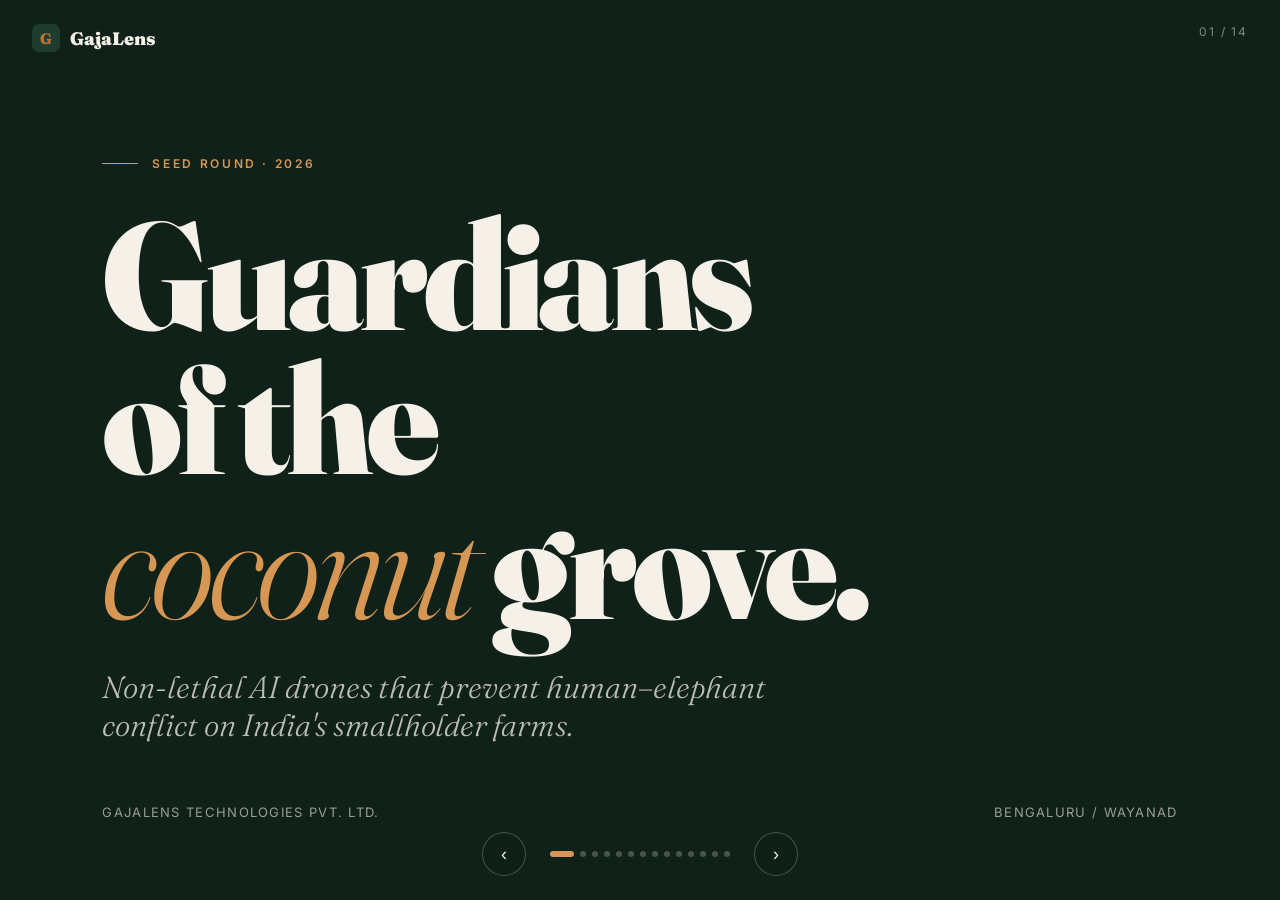
<file: pitch.html>
<!DOCTYPE html>
<html lang="en">
<head>
<meta charset="UTF-8" />
<meta name="viewport" content="width=device-width,initial-scale=1.0" />
<title>GajaLens — Investor Pitch</title>
<link rel="icon" type="image/svg+xml" href="data:image/svg+xml,%3Csvg xmlns='http://www.w3.org/2000/svg' viewBox='0 0 64 64'%3E%3Crect width='64' height='64' rx='14' fill='%231E3D2F'/%3E%3Cpath d='M20 22c0-5 4-9 9-9s9 4 9 9v6c4 0 8 3 8 8v8H22v-8c0-4 3-7 7-8v-6c0-2-2-4-4-4s-4 2-4 4z' fill='%23B87333'/%3E%3Ccircle cx='28' cy='26' r='1.6' fill='%231E3D2F'/%3E%3C/svg%3E" />
<link href="https://fonts.googleapis.com/css2?family=Fraunces:opsz,wght@9..144,300;9..144,500;9..144,700;9..144,900&family=Inter:wght@300;400;500;600;700&display=swap" rel="stylesheet">
<style>
  :root{
    --forest:#1E3D2F;
    --forest-deep:#0F2118;
    --copper:#B87333;
    --copper-light:#D69654;
    --bone:#F5F1E8;
    --bone-warm:#EBE3D0;
    --ink:#0A0A0A;
    --serif:'Fraunces',Georgia,serif;
    --sans:'Inter',system-ui,sans-serif;
  }
  *{margin:0;padding:0;box-sizing:border-box}
  html,body{height:100%;width:100%;overflow:hidden;font-family:var(--sans);background:#000;color:var(--bone)}
  a{color:inherit;text-decoration:none}

  .deck{position:relative;width:100vw;height:100vh;overflow:hidden}
  .slide{position:absolute;inset:0;display:none;opacity:0;transition:opacity .6s ease}
  .slide.active{display:flex;opacity:1}
  .slide-inner{width:100%;height:100%;padding:6vh 8vw;display:flex;flex-direction:column;justify-content:center;position:relative}

  /* SHARED */
  .eyebrow{font-size:12px;font-weight:600;letter-spacing:0.22em;text-transform:uppercase;color:var(--copper-light);margin-bottom:32px;display:flex;align-items:center;gap:14px}
  .eyebrow::before{content:'';width:36px;height:1px;background:var(--copper-light)}
  h1{font-family:var(--serif);font-weight:900;line-height:0.94;letter-spacing:-0.035em}
  h2{font-family:var(--serif);font-weight:900;line-height:0.96;letter-spacing:-0.03em}
  em{font-style:italic;font-weight:300}

  .reveal{opacity:0;transform:translateY(24px);transition:opacity .8s ease,transform .8s ease}
  .slide.active .reveal{opacity:1;transform:translateY(0)}
  .slide.active .r1{transition-delay:.2s}
  .slide.active .r2{transition-delay:.5s}
  .slide.active .r3{transition-delay:.8s}
  .slide.active .r4{transition-delay:1.1s}
  .slide.active .r5{transition-delay:1.4s}
  .slide.active .r6{transition-delay:1.7s}

  /* NAV */
  .deck-nav{position:fixed;bottom:24px;left:0;right:0;display:flex;justify-content:center;align-items:center;gap:24px;z-index:100;font-family:var(--sans);font-size:12px;color:rgba(245,241,232,0.6);letter-spacing:0.1em}
  .nav-btn{width:44px;height:44px;border-radius:50%;border:1px solid rgba(245,241,232,0.25);background:rgba(15,33,24,0.6);backdrop-filter:blur(8px);color:var(--bone);font-size:18px;cursor:pointer;display:grid;place-items:center;transition:all .25s}
  .nav-btn:hover{background:var(--copper);border-color:var(--copper)}
  .progress{display:flex;gap:6px}
  .dot{width:6px;height:6px;border-radius:50%;background:rgba(245,241,232,0.25);transition:all .3s}
  .dot.active{background:var(--copper-light);width:24px;border-radius:3px}
  .deck-logo{position:fixed;top:24px;left:32px;font-family:var(--serif);font-weight:900;font-size:18px;color:var(--bone);z-index:100;display:flex;align-items:center;gap:10px}
  .logo-mark{width:28px;height:28px;border-radius:7px;background:var(--forest);display:grid;place-items:center;color:var(--copper);font-size:15px}
  .slide-num{position:fixed;top:24px;right:32px;font-size:12px;letter-spacing:0.15em;color:rgba(245,241,232,0.5);z-index:100;font-family:var(--sans)}

  /* SLIDE 1 — COVER */
  .s1{background:var(--forest-deep)}
  .s1::before{content:'';position:absolute;inset:0;background:url('https://images.unsplash.com/photo-1503656142023-618e7d1f435a?auto=format&fit=crop&w=2000&q=80') center/cover;opacity:0.35}
  .s1::after{content:'';position:absolute;inset:0;background:linear-gradient(135deg,rgba(15,33,24,0.92),rgba(15,33,24,0.55))}
  .s1 .slide-inner{position:relative;z-index:2}
  .s1 h1{font-size:clamp(80px,12vw,180px);color:var(--bone)}
  .s1 h1 em{color:var(--copper-light)}
  .s1 .tagline{font-family:var(--serif);font-style:italic;font-weight:300;font-size:clamp(22px,2.4vw,32px);color:rgba(245,241,232,0.75);margin-top:32px;max-width:680px}
  .s1 .meta{position:absolute;bottom:80px;left:8vw;right:8vw;display:flex;justify-content:space-between;align-items:flex-end;font-size:13px;letter-spacing:0.1em;color:rgba(245,241,232,0.6);text-transform:uppercase}

  /* SLIDE 2 — PROBLEM */
  .s2{background:var(--bone)}
  .s2 .slide-inner{flex-direction:row;align-items:center;gap:6vw;padding:6vh 0 6vh 8vw}
  .s2-left{flex:1.1}
  .s2-left h2{font-size:clamp(56px,7vw,108px);color:var(--forest)}
  .s2-left h2 em{color:var(--copper)}
  .s2-left .eyebrow{color:var(--copper)}
  .s2-left .eyebrow::before{background:var(--copper)}
  .s2-right{flex:1;height:80vh;background:url('https://images.unsplash.com/photo-1564349683136-77e08dba1ef7?auto=format&fit=crop&w=1400&q=80') center/cover;border-radius:24px 0 0 24px;box-shadow:-30px 30px 80px rgba(15,33,24,0.3)}

  /* SLIDE 3 — STAT 1 */
  .s3{background:var(--forest)}
  .s3 .slide-inner{justify-content:center;align-items:center;text-align:center}
  .s3 .big-num{font-family:var(--serif);font-size:clamp(180px,28vw,420px);font-weight:900;color:var(--copper-light);line-height:0.85;letter-spacing:-0.05em}
  .s3 .label{font-family:var(--serif);font-size:clamp(28px,3.4vw,48px);color:var(--bone);max-width:880px;margin-top:20px;line-height:1.15;font-weight:300}
  .s3 .label strong{font-weight:900;font-style:italic;color:var(--copper-light)}
  .s3 .source{font-size:11px;letter-spacing:0.18em;text-transform:uppercase;color:rgba(245,241,232,0.4);margin-top:40px}

  /* SLIDE 4 — VISUAL STORY */
  .s4{background:var(--bone-warm)}
  .s4::before{content:'';position:absolute;right:0;top:0;width:55%;height:100%;background:url('https://images.unsplash.com/photo-1581852017103-68ac65514cf7?auto=format&fit=crop&w=1600&q=80') center/cover}
  .s4::after{content:'';position:absolute;right:0;top:0;width:55%;height:100%;background:linear-gradient(90deg,var(--bone-warm),transparent 30%)}
  .s4 .slide-inner{position:relative;z-index:2;width:55%}
  .s4 h2{font-size:clamp(54px,6.2vw,96px);color:var(--forest)}
  .s4 h2 em{color:var(--copper)}
  .s4 .eyebrow{color:var(--copper)}
  .s4 .eyebrow::before{background:var(--copper)}
  .s4 .sub{font-family:var(--serif);font-style:italic;font-size:clamp(20px,1.8vw,28px);color:rgba(10,10,10,0.65);margin-top:32px;max-width:520px;line-height:1.4}

  /* SLIDE 5 — SOLUTION HEADLINE */
  .s5{background:var(--forest-deep)}
  .s5 .slide-inner{justify-content:center}
  .s5 .eyebrow{color:var(--copper-light)}
  .s5 h1{font-size:clamp(72px,9vw,156px);color:var(--bone)}
  .s5 h1 em{color:var(--copper-light)}
  .s5 .sub{font-family:var(--serif);font-style:italic;font-weight:300;font-size:clamp(22px,2.2vw,32px);color:rgba(245,241,232,0.7);margin-top:36px;max-width:780px}

  /* SLIDE 6 — HOW IT WORKS — 4 PILLARS */
  .s6{background:var(--bone)}
  .s6 .slide-inner{justify-content:center}
  .s6 .eyebrow{color:var(--copper)}
  .s6 .eyebrow::before{background:var(--copper)}
  .s6 h2{font-size:clamp(48px,5.5vw,84px);color:var(--forest);margin-bottom:60px;max-width:1000px}
  .s6 h2 em{color:var(--copper)}
  .s6 .pillars{display:grid;grid-template-columns:repeat(4,1fr);gap:32px}
  .pillar{border-top:2px solid var(--copper);padding-top:24px}
  .pillar-num{font-family:var(--serif);font-style:italic;font-weight:300;font-size:48px;color:var(--copper);line-height:1;margin-bottom:18px}
  .pillar-title{font-family:var(--serif);font-size:26px;font-weight:700;color:var(--forest);margin-bottom:10px;letter-spacing:-0.01em}
  .pillar-desc{font-size:14px;color:rgba(10,10,10,0.6);line-height:1.5}

  /* SLIDE 7 — DEMO STAT */
  .s7{background:var(--forest)}
  .s7 .slide-inner{justify-content:center;align-items:center;text-align:center}
  .s7 .big-num{font-family:var(--serif);font-size:clamp(140px,22vw,360px);font-weight:900;color:var(--bone);line-height:0.85;letter-spacing:-0.05em}
  .s7 .big-num em{color:var(--copper-light)}
  .s7 .label{font-family:var(--serif);font-size:clamp(28px,3vw,44px);color:rgba(245,241,232,0.85);max-width:880px;margin-top:32px;line-height:1.15;font-weight:300}

  /* SLIDE 8 — MARKET (CSS data viz) */
  .s8{background:var(--bone-warm)}
  .s8 .slide-inner{justify-content:center}
  .s8 .eyebrow{color:var(--copper)}
  .s8 .eyebrow::before{background:var(--copper)}
  .s8 h2{font-size:clamp(48px,5.5vw,84px);color:var(--forest);margin-bottom:60px;max-width:900px}
  .s8 h2 em{color:var(--copper)}
  .market-bars{display:grid;grid-template-columns:1fr;gap:24px;max-width:980px}
  .bar-row{display:grid;grid-template-columns:140px 1fr 180px;align-items:center;gap:24px}
  .bar-label{font-size:14px;font-weight:600;letter-spacing:0.06em;text-transform:uppercase;color:var(--forest)}
  .bar-track{height:42px;background:rgba(30,61,47,0.08);border-radius:6px;overflow:hidden;position:relative}
  .bar-fill{height:100%;background:linear-gradient(90deg,var(--copper),var(--copper-light));border-radius:6px;transform-origin:left;transform:scaleX(0);transition:transform 1.4s cubic-bezier(.2,.7,.2,1) .3s}
  .slide.active .bar-fill{transform:scaleX(var(--w))}
  .bar-num{font-family:var(--serif);font-size:32px;font-weight:900;color:var(--forest)}

  /* SLIDE 9 — UNIT ECONOMICS */
  .s9{background:var(--forest-deep)}
  .s9 .slide-inner{justify-content:center}
  .s9 .eyebrow{color:var(--copper-light)}
  .s9 h2{font-size:clamp(48px,5.5vw,84px);color:var(--bone);margin-bottom:60px;max-width:900px}
  .s9 h2 em{color:var(--copper-light)}
  .econ-grid{display:grid;grid-template-columns:repeat(4,1fr);gap:48px;max-width:1100px}
  .econ-card{border-top:2px solid var(--copper-light);padding-top:24px}
  .econ-num{font-family:var(--serif);font-size:64px;font-weight:900;color:var(--copper-light);line-height:1;letter-spacing:-0.03em;margin-bottom:14px}
  .econ-label{font-size:13px;letter-spacing:0.05em;text-transform:uppercase;color:rgba(245,241,232,0.6);line-height:1.4}

  /* SLIDE 10 — TRACTION / GROWTH CSS CHART */
  .s10{background:var(--bone)}
  .s10 .slide-inner{justify-content:center}
  .s10 .eyebrow{color:var(--copper)}
  .s10 .eyebrow::before{background:var(--copper)}
  .s10 h2{font-size:clamp(48px,5.5vw,84px);color:var(--forest);margin-bottom:48px;max-width:900px}
  .s10 h2 em{color:var(--copper)}
  .chart{display:grid;grid-template-columns:repeat(5,1fr);gap:18px;align-items:end;height:46vh;max-width:980px;border-bottom:1px solid rgba(30,61,47,0.15);padding-bottom:18px}
  .col{display:flex;flex-direction:column;align-items:center;gap:14px;height:100%;justify-content:flex-end}
  .col-bar{width:100%;background:linear-gradient(180deg,var(--copper-light),var(--copper));border-radius:8px 8px 0 0;transform:scaleY(0);transform-origin:bottom;transition:transform 1.2s cubic-bezier(.2,.7,.2,1) .4s;position:relative}
  .slide.active .col-bar{transform:scaleY(1)}
  .col:nth-child(1) .col-bar{height:6%}
  .col:nth-child(2) .col-bar{height:14%}
  .col:nth-child(3) .col-bar{height:32%}
  .col:nth-child(4) .col-bar{height:62%}
  .col:nth-child(5) .col-bar{height:100%;background:linear-gradient(180deg,var(--forest),var(--copper))}
  .col-num{font-family:var(--serif);font-size:22px;font-weight:900;color:var(--forest)}
  .col-label{font-size:12px;letter-spacing:0.1em;text-transform:uppercase;color:rgba(10,10,10,0.55)}

  /* SLIDE 11 — COMPETITIVE */
  .s11{background:var(--forest)}
  .s11 .slide-inner{justify-content:center}
  .s11 .eyebrow{color:var(--copper-light)}
  .s11 h2{font-size:clamp(48px,5.5vw,84px);color:var(--bone);margin-bottom:60px;max-width:1000px}
  .s11 h2 em{color:var(--copper-light)}
  .comp{display:grid;grid-template-columns:repeat(4,1fr);gap:32px}
  .comp-card{border:1px solid rgba(245,241,232,0.15);padding:32px 28px;border-radius:14px;background:rgba(15,33,24,0.4)}
  .comp-card.win{background:var(--copper);border-color:var(--copper)}
  .comp-name{font-family:var(--serif);font-size:22px;font-weight:700;color:var(--bone);margin-bottom:24px;line-height:1.1}
  .comp-card.win .comp-name{color:var(--forest-deep)}
  .comp-prop{font-size:14px;color:rgba(245,241,232,0.65);line-height:1.5}
  .comp-card.win .comp-prop{color:var(--forest-deep);font-weight:500}

  /* SLIDE 12 — TEAM */
  .s12{background:var(--bone-warm)}
  .s12 .slide-inner{justify-content:center}
  .s12 .eyebrow{color:var(--copper)}
  .s12 .eyebrow::before{background:var(--copper)}
  .s12 h2{font-size:clamp(48px,5.5vw,84px);color:var(--forest);margin-bottom:60px;max-width:900px}
  .s12 h2 em{color:var(--copper)}
  .team{display:grid;grid-template-columns:repeat(3,1fr);gap:48px;max-width:1100px}
  .team-card{border-top:2px solid var(--forest);padding-top:24px}
  .team-name{font-family:var(--serif);font-size:30px;font-weight:900;color:var(--forest);line-height:1;margin-bottom:8px;letter-spacing:-0.01em}
  .team-role{font-size:13px;letter-spacing:0.06em;text-transform:uppercase;color:var(--copper);margin-bottom:14px;font-weight:600}
  .team-bio{font-size:14px;color:rgba(10,10,10,0.65);line-height:1.55}

  /* SLIDE 13 — THE ASK */
  .s13{background:var(--forest-deep)}
  .s13::before{content:'';position:absolute;inset:0;background:radial-gradient(ellipse at center,rgba(184,115,51,0.18),transparent 70%)}
  .s13 .slide-inner{position:relative;z-index:2;justify-content:center;align-items:center;text-align:center}
  .s13 .eyebrow{color:var(--copper-light);justify-content:center}
  .s13 h1{font-size:clamp(140px,18vw,260px);color:var(--copper-light);line-height:0.85;letter-spacing:-0.04em}
  .s13 h1 em{color:var(--bone);font-style:normal;font-weight:300;font-size:0.4em;display:block;margin-top:18px;letter-spacing:0.02em}
  .s13 .terms{font-family:var(--serif);font-size:clamp(22px,2.2vw,32px);color:rgba(245,241,232,0.7);margin-top:48px;font-style:italic;font-weight:300}
  .s13 .terms strong{font-style:normal;font-weight:900;color:var(--copper-light)}

  /* SLIDE 14 — LESSONS LEARNED */
  .s14{background:var(--bone)}
  .s14 .slide-inner{justify-content:center}
  .s14 .eyebrow{color:var(--copper)}
  .s14 .eyebrow::before{background:var(--copper)}
  .s14 h2{font-size:clamp(56px,6.5vw,100px);color:var(--forest);margin-bottom:48px}
  .s14 h2 em{color:var(--copper)}
  .lessons{display:grid;grid-template-columns:1fr 1fr;gap:24px 64px;max-width:1200px}
  .lesson{display:grid;grid-template-columns:48px 1fr;gap:18px;align-items:start;padding:14px 0;border-bottom:1px solid rgba(30,61,47,0.12)}
  .lesson-num{font-family:var(--serif);font-size:32px;font-weight:300;font-style:italic;color:var(--copper);line-height:1}
  .lesson-text{font-size:16px;color:rgba(10,10,10,0.78);line-height:1.5}
  .lesson-text strong{display:block;font-family:var(--serif);font-size:18px;font-weight:700;color:var(--forest);margin-bottom:4px}

  @media (max-width:900px){
    .s2 .slide-inner{flex-direction:column;padding:6vh 8vw}
    .s2-right{display:none}
    .s4::before,.s4::after{display:none}
    .s4 .slide-inner{width:100%}
    .s6 .pillars,.econ-grid,.team,.comp,.lessons{grid-template-columns:1fr 1fr;gap:20px}
  }
</style>
</head>
<body>

<div class="deck-logo"><div class="logo-mark">G</div>GajaLens</div>
<div class="slide-num"><span id="num">01</span> / 14</div>

<div class="deck">

  <!-- 1 — COVER -->
  <section class="slide s1 active">
    <div class="slide-inner">
      <div class="eyebrow reveal r1">Seed Round · 2026</div>
      <h1 class="reveal r2">Guardians<br/>of the<br/><em>coconut</em> grove.</h1>
      <p class="tagline reveal r3">Non-lethal AI drones that prevent human–elephant conflict on India's smallholder farms.</p>
      <div class="meta reveal r4">
        <div>GajaLens Technologies Pvt. Ltd.</div>
        <div>Bengaluru / Wayanad</div>
      </div>
    </div>
  </section>

  <!-- 2 — PROBLEM -->
  <section class="slide s2">
    <div class="slide-inner">
      <div class="s2-left">
        <div class="eyebrow reveal r1">The Problem</div>
        <h2 class="reveal r2">A 5,000-year<br/><em>conflict</em> meets<br/>a one-hectare farm.</h2>
      </div>
      <div class="s2-right reveal r3"></div>
    </div>
  </section>

  <!-- 3 — STAT: 500 LIVES -->
  <section class="slide s3">
    <div class="slide-inner">
      <div class="big-num reveal r1">~500</div>
      <div class="label reveal r2">human lives lost <strong>every year</strong> to elephant conflict in India.</div>
      <div class="source reveal r3">Source: India MoEFCC, Lok Sabha replies, 2022–23</div>
    </div>
  </section>

  <!-- 4 — VISUAL STORY -->
  <section class="slide s4">
    <div class="slide-inner">
      <div class="eyebrow reveal r1">The Customer</div>
      <h2 class="reveal r2">Tens of<br/>thousands<br/>of <em>smallholders</em>.<br/>One sleepless night<br/>at a time.</h2>
      <p class="sub reveal r3">Coconut farmers across the Western Ghats fringe lose a meaningful share of their harvest to nightly raids — and wait many months for partial compensation.</p>
    </div>
  </section>

  <!-- 5 — SOLUTION HEADLINE -->
  <section class="slide s5">
    <div class="slide-inner">
      <div class="eyebrow reveal r1">The Solution</div>
      <h1 class="reveal r2">One pod.<br/>One drone.<br/><em>Zero cracker fire.</em></h1>
      <p class="sub reveal r3">A solar-powered Sentinel Pod with a tethered AI drone — Karuna — that sees in the dark, recognises every elephant, and gently nudges them home.</p>
    </div>
  </section>

  <!-- 6 — FOUR PILLARS -->
  <section class="slide s6">
    <div class="slide-inner">
      <div class="eyebrow reveal r1">How it works</div>
      <h2 class="reveal r2">From detection to deterrent in <em>four seconds</em>.</h2>
      <div class="pillars">
        <div class="pillar reveal r3"><div class="pillar-num">i.</div><div class="pillar-title">Sees in the dark</div><div class="pillar-desc">Thermal + LIDAR fusion at 220m, even in monsoon fog.</div></div>
        <div class="pillar reveal r4"><div class="pillar-num">ii.</div><div class="pillar-title">Speaks elephant</div><div class="pillar-desc">Infrasound rumble and bee-buzz playback. Proven aversive cues.</div></div>
        <div class="pillar reveal r5"><div class="pillar-num">iii.</div><div class="pillar-title">Knows each face</div><div class="pillar-desc">Re-identifies individuals to prevent habituation over time.</div></div>
        <div class="pillar reveal r6"><div class="pillar-num">iv.</div><div class="pillar-title">Runs on sun</div><div class="pillar-desc">220W bifacial solar. 5-day battery autonomy. Off-grid by design.</div></div>
      </div>
    </div>
  </section>

  <!-- 7 — DEMO STAT -->
  <section class="slide s7">
    <div class="slide-inner">
      <div class="big-num reveal r1">94<em>%*</em></div>
      <div class="label reveal r2">controlled-benchmark detection on our internal pilot set.<br/><span style="font-size:0.35em;letter-spacing:0.1em;opacity:0.6">*field validation in Wayanad is still ahead of us.</span></div>
    </div>
  </section>

  <!-- 8 — MARKET -->
  <section class="slide s8">
    <div class="slide-inner">
      <div class="eyebrow reveal r1">Market</div>
      <h2 class="reveal r2">A <em>wedge</em> in three districts. A bridge to the tropical HEC belt.</h2>
      <div class="market-bars">
        <div class="bar-row reveal r3"><div class="bar-label">SOM Year 3</div><div class="bar-track"><div class="bar-fill" style="--w:0.06"></div></div><div class="bar-num">~12k pods</div></div>
        <div class="bar-row reveal r4"><div class="bar-label">SAM W. Ghats</div><div class="bar-track"><div class="bar-fill" style="--w:0.22"></div></div><div class="bar-num">tens of thousands</div></div>
        <div class="bar-row reveal r5"><div class="bar-label">TAM India HEC</div><div class="bar-track"><div class="bar-fill" style="--w:0.42"></div></div><div class="bar-num">Project Elephant range states</div></div>
        <div class="bar-row reveal r6"><div class="bar-label">TAM Global</div><div class="bar-track"><div class="bar-fill" style="--w:1"></div></div><div class="bar-num">tropical HEC belt</div></div>
      </div>
    </div>
  </section>

  <!-- 9 — UNIT ECONOMICS -->
  <section class="slide s9">
    <div class="slide-inner">
      <div class="eyebrow reveal r1">Unit Economics · Year 2</div>
      <h2 class="reveal r2">Payback in <em>14 months</em>. <br/>LTV : CAC of <em>5.4×</em>.</h2>
      <div class="econ-grid">
        <div class="econ-card reveal r3"><div class="econ-num">₹38k</div><div class="econ-label">Hardware BOM at scale</div></div>
        <div class="econ-card reveal r4"><div class="econ-num">₹6.6k</div><div class="econ-label">ARPU per pod / year</div></div>
        <div class="econ-card reveal r5"><div class="econ-num">62%</div><div class="econ-label">Gross margin</div></div>
        <div class="econ-card reveal r6"><div class="econ-num">₹25.7k</div><div class="econ-label">5-year LTV</div></div>
      </div>
    </div>
  </section>

  <!-- 10 — GROWTH CHART -->
  <section class="slide s10">
    <div class="slide-inner">
      <div class="eyebrow reveal r1">Growth</div>
      <h2 class="reveal r2">22,000 pods. Five years. <em>One species saved.</em></h2>
      <div class="chart reveal r3">
        <div class="col"><div class="col-bar"></div><div class="col-num">200</div><div class="col-label">Y1</div></div>
        <div class="col"><div class="col-bar"></div><div class="col-num">1,800</div><div class="col-label">Y2</div></div>
        <div class="col"><div class="col-bar"></div><div class="col-num">5,000</div><div class="col-label">Y3</div></div>
        <div class="col"><div class="col-bar"></div><div class="col-num">11,000</div><div class="col-label">Y4</div></div>
        <div class="col"><div class="col-bar"></div><div class="col-num">22,000</div><div class="col-label">Y5</div></div>
      </div>
    </div>
  </section>

  <!-- 11 — COMPETITIVE -->
  <section class="slide s11">
    <div class="slide-inner">
      <div class="eyebrow reveal r1">Competition</div>
      <h2 class="reveal r2">Everyone else watches, <em>fences</em>, or fires.</h2>
      <div class="comp">
        <div class="comp-card reveal r3"><div class="comp-name">Solar fences</div><div class="comp-prop">Lethal to calves. ₹1.5–3 L / km upfront. We are cheaper and non-lethal.</div></div>
        <div class="comp-card reveal r4"><div class="comp-name">TrailGuard AI</div><div class="comp-prop">Edge-AI camera from RESOLVE. Detects; does not deter. We act.</div></div>
        <div class="comp-card reveal r5"><div class="comp-name">Forest patrols</div><div class="comp-prop">Slow, manual, costly. We are autonomous and continuous.</div></div>
        <div class="comp-card win reveal r6"><div class="comp-name">GajaLens</div><div class="comp-prop">Non-lethal. Adaptive AI. Designed around an insurable unit economics.</div></div>
      </div>
    </div>
  </section>

  <!-- 12 — TEAM -->
  <section class="slide s12">
    <div class="slide-inner">
      <div class="eyebrow reveal r1">Team</div>
      <h2 class="reveal r2">Built by biologists, <em>engineers, and bankers</em>.</h2>
      <div class="team">
        <div class="team-card reveal r3">
          <div class="team-name">Pramithi Nair</div>
          <div class="team-role">Founder</div>
          <div class="team-bio">Leads the concept and the field pilot. Full professional profile issued to investors under NDA.</div>
        </div>
        <div class="team-card reveal r4">
          <div class="team-name">CTO · to be recruited</div>
          <div class="team-role">Computer Vision</div>
          <div class="team-bio">Active search with India-based CV engineers. Target close: within the first 60 days of the seed.</div>
        </div>
        <div class="team-card reveal r5">
          <div class="team-name">Field Operations · to be recruited</div>
          <div class="team-role">Rural Distribution</div>
          <div class="team-bio">Candidate pipeline drawn from the Kerala State Poverty Eradication Mission (Kudumbashree) network and Kerala FD alumni.</div>
        </div>
      </div>
    </div>
  </section>

  <!-- 13 — THE ASK -->
  <section class="slide s13">
    <div class="slide-inner">
      <div class="eyebrow reveal r1">The Ask · Private · Not an offer to the public</div>
      <h1 class="reveal r2">€2M<em>seed conversation · qualified investors only</em></h1>
      <p class="terms reveal r3">to validate the Sentinel Pod against real herds in <strong>the Western Ghats</strong> and de-risk a <strong>non-lethal, field-proven</strong> path to scale.</p>
    </div>
  </section>

  <!-- 14 — LESSONS LEARNED -->
  <section class="slide s14">
    <div class="slide-inner">
      <div class="eyebrow reveal r1">Reflection</div>
      <h2 class="reveal r2">Lessons <em>Learned</em></h2>
      <div class="lessons">
        <div class="lesson reveal r3"><div class="lesson-num">i.</div><div class="lesson-text"><strong>Constraints generate the idea</strong>Five random parameters — country, fruit, animal, action, AI — forced an unexpected intersection that pure brainstorming would never have produced.</div></div>
        <div class="lesson reveal r3"><div class="lesson-num">ii.</div><div class="lesson-text"><strong>The story holds the truth</strong>A one-paragraph fiction surfaced the emotional core (kindness in the code) before any spec sheet did.</div></div>
        <div class="lesson reveal r4"><div class="lesson-num">iii.</div><div class="lesson-text"><strong>Narrow the customer ruthlessly</strong>"Smallholders within 2km of an elephant corridor" beats "Indian farmers" — specificity is what makes a TAM credible.</div></div>
        <div class="lesson reveal r4"><div class="lesson-num">iv.</div><div class="lesson-text"><strong>Non-lethal is a moat</strong>In sacred-animal cultures, the ethical choice is also the politically defensible one — and competitors can't follow without rebuilding.</div></div>
        <div class="lesson reveal r5"><div class="lesson-num">v.</div><div class="lesson-text"><strong>Hardware needs a financial wrapper</strong>Bundling insurance turned a ₹78k device into a ₹499 monthly decision — distribution, not technology, is the unlock.</div></div>
        <div class="lesson reveal r5"><div class="lesson-num">vi.</div><div class="lesson-text"><strong>Design language compounds</strong>Carrying one palette and typeface from landing page → pitch deck made every artifact feel built by the same hand.</div></div>
        <div class="lesson reveal r6"><div class="lesson-num">vii.</div><div class="lesson-text"><strong>AI is most powerful when it makes humans kinder</strong>The same algorithm that protects the harvest also produces the dawn portrait — technology with a soul outsells technology with a spec sheet.</div></div>
      </div>
    </div>
  </section>

</div>

<div class="deck-nav">
  <button class="nav-btn" id="prev">‹</button>
  <div class="progress" id="progress"></div>
  <button class="nav-btn" id="next">›</button>
</div>

<script>
  const slides = document.querySelectorAll('.slide');
  const progress = document.getElementById('progress');
  const numEl = document.getElementById('num');
  let current = 0;

  slides.forEach((_,i)=>{
    const dot = document.createElement('div');
    dot.className = 'dot' + (i===0?' active':'');
    dot.addEventListener('click',()=>go(i));
    progress.appendChild(dot);
  });
  const dots = document.querySelectorAll('.dot');

  function go(i){
    if(i<0||i>=slides.length)return;
    slides[current].classList.remove('active');
    dots[current].classList.remove('active');
    current = i;
    slides[current].classList.add('active');
    dots[current].classList.add('active');
    numEl.textContent = String(current+1).padStart(2,'0');
  }

  document.getElementById('next').addEventListener('click',()=>go(current+1));
  document.getElementById('prev').addEventListener('click',()=>go(current-1));
  document.addEventListener('keydown',e=>{
    if(e.key==='ArrowRight'||e.key===' ')go(current+1);
    if(e.key==='ArrowLeft')go(current-1);
  });
</script>
</body>
</html>
</file>
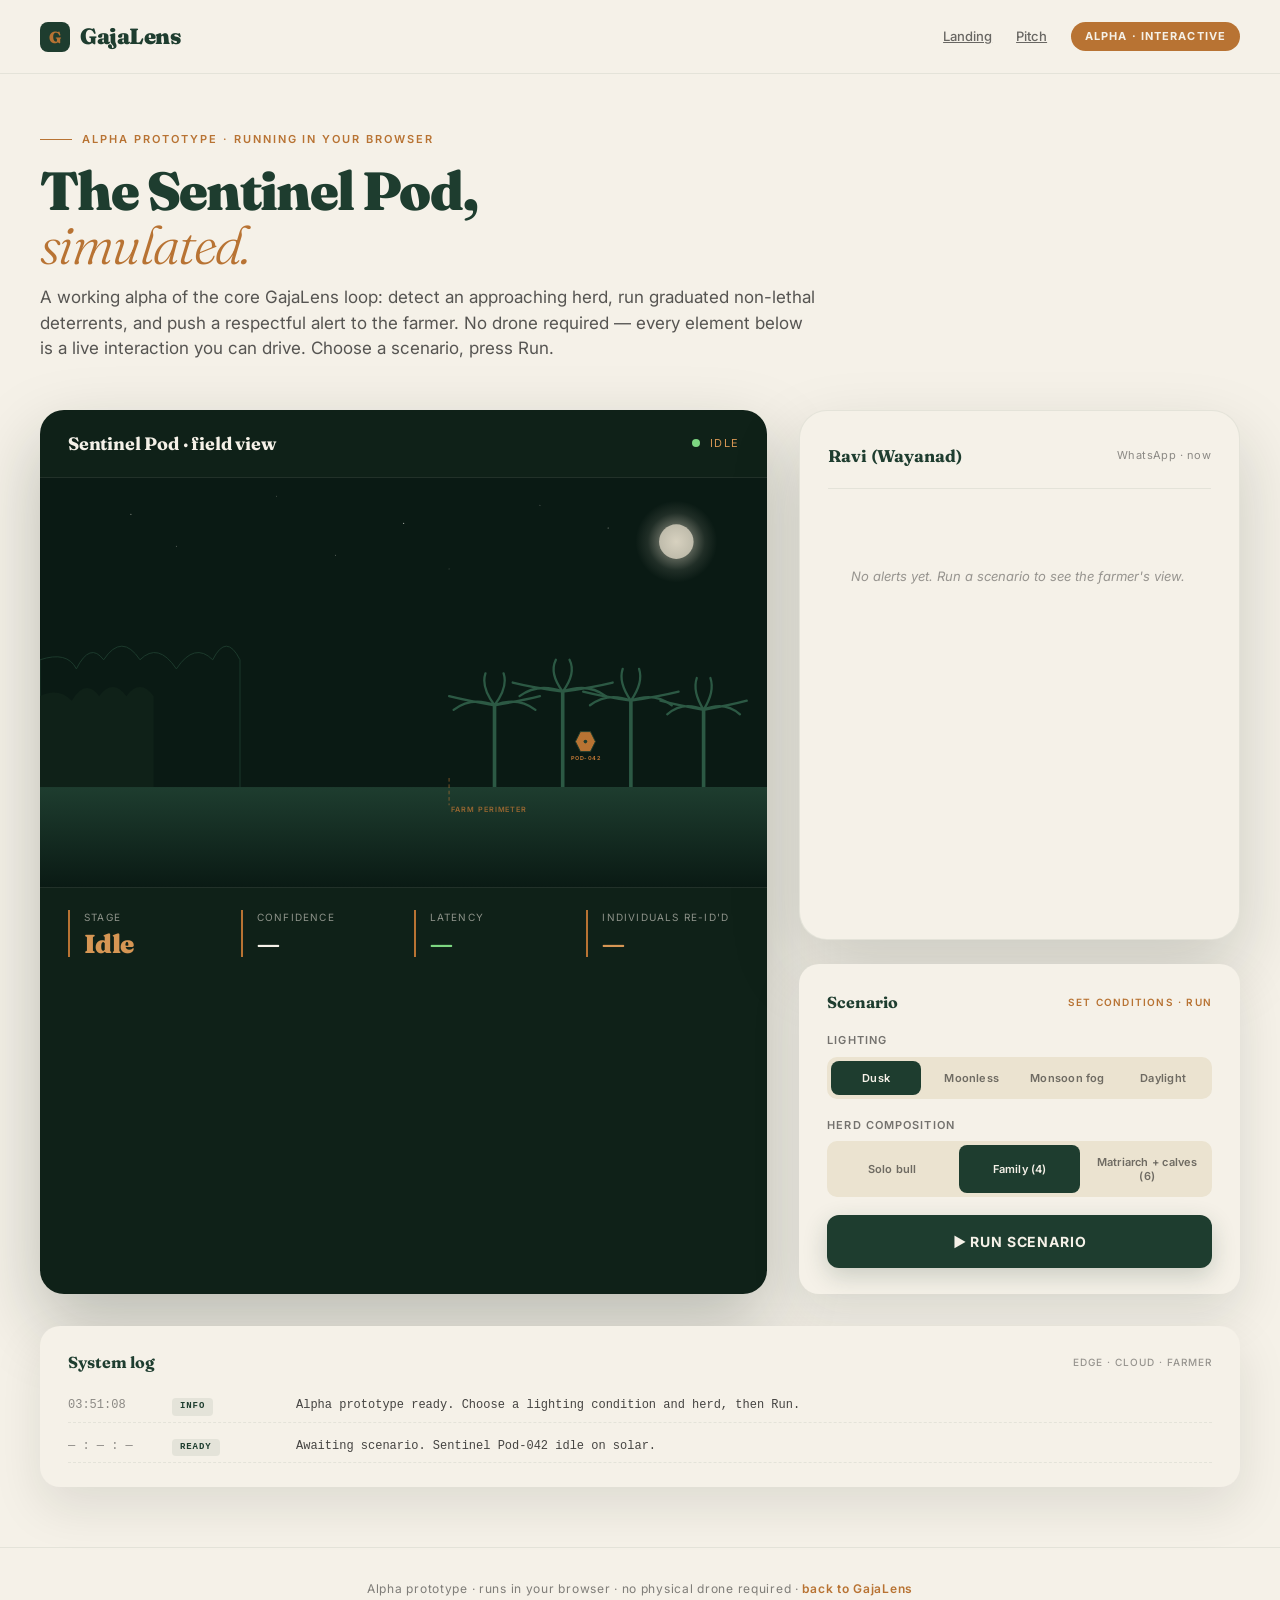
<file: prototype.html>
<!DOCTYPE html>
<html lang="en">
<head>
<meta charset="UTF-8" />
<meta name="viewport" content="width=device-width,initial-scale=1.0" />
<title>GajaLens — Alpha Prototype</title>
<meta name="description" content="Interactive alpha of the GajaLens Sentinel Pod: detect an approaching herd, deploy a graduated non-lethal deterrent, alert the farmer — all in the browser." />
<link rel="icon" type="image/svg+xml" href="data:image/svg+xml,%3Csvg xmlns='http://www.w3.org/2000/svg' viewBox='0 0 64 64'%3E%3Crect width='64' height='64' rx='14' fill='%231E3D2F'/%3E%3Cpath d='M20 22c0-5 4-9 9-9s9 4 9 9v6c4 0 8 3 8 8v8H22v-8c0-4 3-7 7-8v-6c0-2-2-4-4-4s-4 2-4 4z' fill='%23B87333'/%3E%3Ccircle cx='28' cy='26' r='1.6' fill='%231E3D2F'/%3E%3C/svg%3E" />
<link href="https://fonts.googleapis.com/css2?family=Fraunces:opsz,wght@9..144,300;9..144,700;9..144,900&family=Inter:wght@300;400;500;600;700&display=swap" rel="stylesheet">
<style>
  :root{
    --forest:#1E3D2F;
    --forest-deep:#0F2118;
    --forest-mid:#2C5944;
    --copper:#B87333;
    --copper-light:#D69654;
    --bone:#F5F1E8;
    --bone-warm:#EBE3D0;
    --ink:#0A0A0A;
    --ok:#7DD681;
    --warn:#E8B04A;
    --alert:#E85D5D;
    --serif:'Fraunces',Georgia,serif;
    --sans:'Inter',system-ui,sans-serif;
  }
  *{margin:0;padding:0;box-sizing:border-box}
  body{font-family:var(--sans);background:var(--bone);color:var(--ink);line-height:1.5;-webkit-font-smoothing:antialiased;min-height:100vh}
  a{color:inherit}

  /* NAV */
  nav{padding:20px 40px;display:flex;justify-content:space-between;align-items:center;background:rgba(245,241,232,0.9);backdrop-filter:blur(8px);border-bottom:1px solid rgba(30,61,47,0.08);position:sticky;top:0;z-index:50}
  .logo{font-family:var(--serif);font-weight:900;font-size:22px;color:var(--forest);letter-spacing:-0.02em;display:flex;align-items:center;gap:10px}
  .logo-mark{width:30px;height:30px;border-radius:8px;background:var(--forest);display:grid;place-items:center;color:var(--copper);font-size:16px}
  .nav-right{display:flex;gap:24px;align-items:center;font-size:13px}
  .nav-right a{color:rgba(10,10,10,0.6);font-weight:500}
  .nav-right a:hover{color:var(--copper)}
  .alpha-badge{background:var(--copper);color:var(--bone);padding:6px 14px;border-radius:999px;font-size:11px;font-weight:700;letter-spacing:0.1em;text-transform:uppercase}

  /* HEADER */
  header{padding:48px 40px 24px;max-width:1440px;margin:0 auto}
  .eyebrow{display:inline-flex;align-items:center;gap:10px;font-size:11px;font-weight:600;letter-spacing:0.18em;text-transform:uppercase;color:var(--copper);margin-bottom:16px}
  .eyebrow::before{content:'';width:32px;height:1px;background:var(--copper)}
  h1{font-family:var(--serif);font-weight:900;font-size:clamp(36px,4.2vw,56px);line-height:1;letter-spacing:-0.03em;color:var(--forest);margin-bottom:14px}
  h1 em{font-style:italic;font-weight:300;color:var(--copper)}
  .lede{font-size:17px;color:rgba(10,10,10,0.68);max-width:780px}

  /* MAIN LAYOUT */
  main{max-width:1440px;margin:0 auto;padding:24px 40px 60px;display:grid;grid-template-columns:1.65fr 1fr;gap:32px}

  /* SCENE */
  .scene-card{background:var(--forest-deep);border-radius:24px;overflow:hidden;box-shadow:0 30px 70px rgba(15,33,24,0.25);display:flex;flex-direction:column}
  .scene-header{padding:20px 28px;display:flex;justify-content:space-between;align-items:center;border-bottom:1px solid rgba(245,241,232,0.08)}
  .scene-title{font-family:var(--serif);font-size:18px;font-weight:700;color:var(--bone);letter-spacing:-0.01em}
  .scene-status{font-size:11px;letter-spacing:0.12em;text-transform:uppercase;color:var(--copper-light);display:flex;align-items:center;gap:10px}
  .status-dot{width:8px;height:8px;border-radius:50%;background:var(--ok);box-shadow:0 0 0 0 rgba(125,214,129,0.6);animation:pulse 2s infinite}
  .status-dot.alert{background:var(--alert);box-shadow:0 0 0 0 rgba(232,93,93,0.6)}
  .status-dot.warn{background:var(--warn)}
  @keyframes pulse{0%{box-shadow:0 0 0 0 rgba(125,214,129,0.6)}70%{box-shadow:0 0 0 10px rgba(125,214,129,0)}100%{box-shadow:0 0 0 0 rgba(125,214,129,0)}}

  .scene{aspect-ratio:16/9;position:relative;background:linear-gradient(180deg,#0a1a14 0%,#0F2118 50%,#132922 100%)}
  .scene svg{width:100%;height:100%;display:block}

  .scene-meta{padding:22px 28px;display:grid;grid-template-columns:repeat(4,1fr);gap:20px;border-top:1px solid rgba(245,241,232,0.08)}
  .meta{border-left:2px solid var(--copper);padding-left:14px}
  .meta-label{font-size:10px;letter-spacing:0.12em;text-transform:uppercase;color:rgba(245,241,232,0.55);margin-bottom:6px}
  .meta-value{font-family:var(--serif);font-size:26px;font-weight:900;color:var(--bone);line-height:1;letter-spacing:-0.02em}
  .meta-value.copper{color:var(--copper-light)}
  .meta-value.alert{color:var(--alert)}
  .meta-value.ok{color:var(--ok)}

  /* PHONE */
  .phone-col{display:flex;flex-direction:column;gap:24px}
  .phone{background:var(--bone);border-radius:28px;padding:32px 28px;box-shadow:0 30px 70px rgba(15,33,24,0.18);border:1px solid rgba(30,61,47,0.08);flex:1;display:flex;flex-direction:column}
  .phone-top{display:flex;justify-content:space-between;align-items:center;padding-bottom:20px;border-bottom:1px solid rgba(30,61,47,0.08);margin-bottom:18px}
  .phone-name{font-family:var(--serif);font-weight:700;font-size:17px;color:var(--forest)}
  .phone-time{font-size:11px;color:rgba(10,10,10,0.45);letter-spacing:0.04em}
  .phone-body{flex:1;overflow-y:auto;display:flex;flex-direction:column;gap:14px;max-height:560px;min-height:400px;padding-right:4px}
  .phone-body::-webkit-scrollbar{width:4px}
  .phone-body::-webkit-scrollbar-thumb{background:rgba(184,115,51,0.3);border-radius:4px}
  .msg{background:var(--bone-warm);border-radius:14px;padding:14px 18px;font-size:13px;line-height:1.5;color:var(--ink);max-width:92%;animation:slide-in .4s ease}
  .msg.gaja{background:var(--forest);color:var(--bone);align-self:flex-start;border-top-left-radius:4px}
  .msg.farmer{align-self:flex-end;border-top-right-radius:4px}
  .msg-head{font-size:10px;letter-spacing:0.1em;text-transform:uppercase;font-weight:700;margin-bottom:6px;opacity:0.7}
  .msg.gaja .msg-head{color:var(--copper-light)}
  .msg-body b{font-family:var(--serif);font-weight:700;font-size:15px}
  .phone-empty{text-align:center;color:rgba(10,10,10,0.4);font-size:13px;padding:60px 20px;font-style:italic}
  @keyframes slide-in{from{opacity:0;transform:translateY(10px)}to{opacity:1;transform:translateY(0)}}

  /* CONTROLS */
  .controls{background:var(--bone);border-radius:20px;padding:26px 28px;box-shadow:0 20px 50px rgba(15,33,24,0.12)}
  .controls h3{font-family:var(--serif);font-size:16px;color:var(--forest);margin-bottom:18px;display:flex;justify-content:space-between;align-items:center}
  .controls h3 .hint{font-family:var(--sans);font-size:10px;color:var(--copper);letter-spacing:0.12em;text-transform:uppercase;font-weight:600}
  .ctrl-row{margin-bottom:18px}
  .ctrl-label{font-size:11px;letter-spacing:0.1em;text-transform:uppercase;font-weight:600;color:rgba(10,10,10,0.55);margin-bottom:8px;display:block}
  .seg{display:grid;grid-template-columns:1fr 1fr 1fr 1fr;gap:6px;background:var(--bone-warm);padding:4px;border-radius:10px}
  .seg.three{grid-template-columns:1fr 1fr 1fr}
  .seg button{background:transparent;border:none;padding:10px 6px;font-size:11px;font-weight:600;color:rgba(10,10,10,0.55);cursor:pointer;border-radius:8px;transition:all .2s;font-family:var(--sans);letter-spacing:0.02em}
  .seg button.active{background:var(--forest);color:var(--bone)}
  .seg button:disabled{opacity:0.4;cursor:not-allowed}
  .run-btn{width:100%;background:var(--forest);color:var(--bone);border:none;padding:18px;border-radius:12px;font-size:14px;font-weight:700;letter-spacing:0.06em;text-transform:uppercase;cursor:pointer;transition:all .25s;font-family:var(--sans);box-shadow:0 8px 24px rgba(30,61,47,0.2)}
  .run-btn:hover:not(:disabled){background:var(--copper);transform:translateY(-1px)}
  .run-btn:disabled{opacity:0.5;cursor:not-allowed}
  .run-btn.reset{background:var(--copper)}
  .run-btn.reset:hover{background:var(--copper-light)}

  /* LOG */
  .log{grid-column:1 / -1;background:var(--bone);border-radius:20px;padding:24px 28px;box-shadow:0 20px 50px rgba(15,33,24,0.1)}
  .log h3{font-family:var(--serif);font-size:16px;color:var(--forest);margin-bottom:16px;display:flex;justify-content:space-between;align-items:center}
  .log-list{font-family:'SFMono-Regular',Menlo,Consolas,monospace;font-size:12px;color:rgba(10,10,10,0.75);display:flex;flex-direction:column;gap:8px;max-height:180px;overflow-y:auto}
  .log-line{display:grid;grid-template-columns:90px 110px 1fr;gap:14px;align-items:baseline;padding:6px 0;border-bottom:1px dashed rgba(30,61,47,0.08)}
  .log-time{color:rgba(10,10,10,0.45);font-weight:500}
  .log-tag{font-size:9px;letter-spacing:0.1em;text-transform:uppercase;font-weight:700;padding:2px 8px;border-radius:4px;justify-self:start}
  .log-tag.info{background:rgba(30,61,47,0.08);color:var(--forest)}
  .log-tag.det{background:rgba(184,115,51,0.15);color:var(--copper)}
  .log-tag.act{background:rgba(30,61,47,0.9);color:var(--bone)}
  .log-tag.alert{background:rgba(232,93,93,0.15);color:var(--alert)}
  .log-tag.ok{background:rgba(125,214,129,0.15);color:#2a7a35}

  footer{text-align:center;padding:32px 40px;font-size:12px;color:rgba(10,10,10,0.5);letter-spacing:0.06em;border-top:1px solid rgba(30,61,47,0.08);max-width:1440px;margin:0 auto}
  footer a{color:var(--copper);font-weight:600;text-decoration:none}
  footer a:hover{text-decoration:underline}

  @media (max-width:960px){
    main{grid-template-columns:1fr;padding:20px}
    .scene-meta{grid-template-columns:1fr 1fr;gap:12px}
    nav{padding:16px 20px}
    header{padding:32px 20px 16px}
  }
</style>
</head>
<body>

<nav>
  <div class="logo"><div class="logo-mark">G</div>GajaLens</div>
  <div class="nav-right">
    <a href="index.html">Landing</a>
    <a href="pitch.html">Pitch</a>
    <span class="alpha-badge">Alpha · Interactive</span>
  </div>
</nav>

<header>
  <div class="eyebrow">Alpha Prototype · Running in your browser</div>
  <h1>The Sentinel Pod,<br/><em>simulated.</em></h1>
  <p class="lede">A working alpha of the core GajaLens loop: detect an approaching herd, run graduated non-lethal deterrents, and push a respectful alert to the farmer. No drone required — every element below is a live interaction you can drive. Choose a scenario, press Run.</p>
</header>

<main>

  <!-- SCENE -->
  <div class="scene-card">
    <div class="scene-header">
      <div class="scene-title">Sentinel Pod · field view</div>
      <div class="scene-status"><span class="status-dot" id="statusDot"></span><span id="statusText">Idle</span></div>
    </div>
    <div class="scene">
      <svg viewBox="0 0 1600 900" preserveAspectRatio="xMidYMid meet" id="scene">
        <defs>
          <radialGradient id="moonGlow" cx="50%" cy="50%">
            <stop offset="0%" stop-color="#EBE3D0" stop-opacity="0.7"/>
            <stop offset="70%" stop-color="#EBE3D0" stop-opacity="0.1"/>
            <stop offset="100%" stop-color="#EBE3D0" stop-opacity="0"/>
          </radialGradient>
          <linearGradient id="ground" x1="0" y1="0" x2="0" y2="1">
            <stop offset="0%" stop-color="#1E3D2F"/>
            <stop offset="100%" stop-color="#0a1a14"/>
          </linearGradient>
          <radialGradient id="detRing" cx="50%" cy="50%">
            <stop offset="70%" stop-color="#B87333" stop-opacity="0"/>
            <stop offset="98%" stop-color="#B87333" stop-opacity="0.4"/>
            <stop offset="100%" stop-color="#B87333" stop-opacity="0"/>
          </radialGradient>
        </defs>

        <!-- Sky -->
        <rect width="1600" height="700" fill="#0a1a14"/>
        <!-- Moon -->
        <circle cx="1400" cy="140" r="38" fill="#EBE3D0" opacity="0.7"/>
        <circle cx="1400" cy="140" r="90" fill="url(#moonGlow)"/>
        <!-- Stars -->
        <g opacity="0.6" fill="#F5F1E8">
          <circle cx="200" cy="80" r="1.2"/><circle cx="520" cy="40" r="0.9"/>
          <circle cx="800" cy="100" r="1.4"/><circle cx="1100" cy="60" r="0.9"/>
          <circle cx="300" cy="150" r="1"/><circle cx="900" cy="200" r="0.8"/>
          <circle cx="1250" cy="110" r="1.2"/><circle cx="650" cy="170" r="1"/>
        </g>

        <!-- Forest edge (left) -->
        <g id="forestEdge">
          <path d="M0,700 L0,400 Q60,380 80,420 Q110,360 140,400 Q180,340 220,400 Q260,360 300,420 Q340,360 380,400 Q410,340 440,400 L440,700 Z" fill="#0a1a14" stroke="#1E3D2F" stroke-width="2"/>
          <path d="M0,700 L0,480 Q40,460 70,490 Q100,440 130,480 Q160,440 190,480 Q220,440 250,480 L250,700 Z" fill="#0F2118"/>
        </g>

        <!-- Coconut grove (right) -->
        <g id="grove">
          <rect x="900" y="680" width="700" height="20" fill="url(#ground)"/>
          <!-- palm 1 -->
          <g transform="translate(1000,680)">
            <rect x="-4" y="-180" width="8" height="180" fill="#2C5944"/>
            <path d="M0,-180 Q-50,-200 -90,-170 M0,-180 Q50,-200 90,-170 M0,-180 Q-30,-220 -20,-250 M0,-180 Q30,-220 20,-250 M0,-180 Q-60,-190 -100,-200 M0,-180 Q60,-190 100,-200" stroke="#2C5944" stroke-width="5" fill="none" stroke-linecap="round"/>
          </g>
          <g transform="translate(1150,680)">
            <rect x="-4" y="-210" width="8" height="210" fill="#2C5944"/>
            <path d="M0,-210 Q-55,-230 -95,-200 M0,-210 Q55,-230 95,-200 M0,-210 Q-30,-250 -15,-280 M0,-210 Q30,-250 15,-280 M0,-210 Q-70,-220 -110,-230 M0,-210 Q70,-220 110,-230" stroke="#2C5944" stroke-width="5" fill="none" stroke-linecap="round"/>
          </g>
          <g transform="translate(1300,680)">
            <rect x="-4" y="-190" width="8" height="190" fill="#2C5944"/>
            <path d="M0,-190 Q-50,-210 -90,-180 M0,-190 Q50,-210 90,-180 M0,-190 Q-28,-230 -18,-260 M0,-190 Q28,-230 18,-260 M0,-190 Q-65,-200 -105,-210 M0,-190 Q65,-200 105,-210" stroke="#2C5944" stroke-width="5" fill="none" stroke-linecap="round"/>
          </g>
          <g transform="translate(1460,680)">
            <rect x="-4" y="-170" width="8" height="170" fill="#2C5944"/>
            <path d="M0,-170 Q-45,-190 -80,-160 M0,-170 Q45,-190 80,-160 M0,-170 Q-25,-210 -15,-240 M0,-170 Q25,-210 15,-240 M0,-170 Q-58,-180 -95,-190 M0,-170 Q58,-180 95,-190" stroke="#2C5944" stroke-width="5" fill="none" stroke-linecap="round"/>
          </g>
        </g>

        <!-- Ground plane -->
        <rect y="680" width="1600" height="220" fill="url(#ground)"/>
        <!-- Perimeter line -->
        <line x1="900" y1="660" x2="900" y2="720" stroke="#B87333" stroke-width="2" stroke-dasharray="8 6" opacity="0.7"/>
        <text x="905" y="735" fill="#B87333" font-size="16" font-family="Inter" font-weight="600" letter-spacing="2" opacity="0.8">FARM PERIMETER</text>

        <!-- Sentinel Pod -->
        <g id="pod" transform="translate(1200,580)">
          <polygon points="-22,0 -11,-22 11,-22 22,0 11,22 -11,22" fill="#B87333" stroke="#1E3D2F" stroke-width="2"/>
          <circle cx="0" cy="0" r="4" fill="#1E3D2F"/>
          <text y="40" text-anchor="middle" fill="#B87333" font-size="12" font-family="Inter" font-weight="700" letter-spacing="1">POD-042</text>
        </g>

        <!-- Drone Karuna - quadcopter with spinning rotors -->
        <g id="drone" transform="translate(1200,480)" opacity="0">
          <!-- arms (X frame) -->
          <line x1="-24" y1="-24" x2="24" y2="24" stroke="#B87333" stroke-width="2.5"/>
          <line x1="24" y1="-24" x2="-24" y2="24" stroke="#B87333" stroke-width="2.5"/>
          <!-- body -->
          <circle cx="0" cy="0" r="11" fill="#F5F1E8" stroke="#B87333" stroke-width="2"/>
          <circle cx="0" cy="0" r="3" fill="#B87333"/>
          <!-- rotor motor pods -->
          <circle cx="-24" cy="-24" r="4" fill="#1E3D2F" stroke="#B87333" stroke-width="1.2"/>
          <circle cx="24" cy="-24" r="4" fill="#1E3D2F" stroke="#B87333" stroke-width="1.2"/>
          <circle cx="-24" cy="24" r="4" fill="#1E3D2F" stroke="#B87333" stroke-width="1.2"/>
          <circle cx="24" cy="24" r="4" fill="#1E3D2F" stroke="#B87333" stroke-width="1.2"/>
          <!-- spinning rotor blades (SMIL animated) -->
          <g>
            <ellipse cx="-24" cy="-24" rx="13" ry="2" fill="#D69654" opacity="0.55"/>
            <animateTransform attributeName="transform" type="rotate" from="0 -24 -24" to="360 -24 -24" dur="0.15s" repeatCount="indefinite"/>
          </g>
          <g>
            <ellipse cx="24" cy="-24" rx="13" ry="2" fill="#D69654" opacity="0.55"/>
            <animateTransform attributeName="transform" type="rotate" from="0 24 -24" to="-360 24 -24" dur="0.15s" repeatCount="indefinite"/>
          </g>
          <g>
            <ellipse cx="-24" cy="24" rx="13" ry="2" fill="#D69654" opacity="0.55"/>
            <animateTransform attributeName="transform" type="rotate" from="0 -24 24" to="-360 -24 24" dur="0.15s" repeatCount="indefinite"/>
          </g>
          <g>
            <ellipse cx="24" cy="24" rx="13" ry="2" fill="#D69654" opacity="0.55"/>
            <animateTransform attributeName="transform" type="rotate" from="0 24 24" to="360 24 24" dur="0.15s" repeatCount="indefinite"/>
          </g>
        </g>

        <!-- Tether -->
        <line id="tether" x1="1200" y1="580" x2="1200" y2="480" stroke="#B87333" stroke-width="1" stroke-dasharray="2 3" opacity="0"/>

        <!-- Detection ring (drawn dynamically) -->
        <circle id="detectionRing" cx="1200" cy="480" r="0" fill="none" stroke="#B87333" stroke-width="2" stroke-dasharray="6 6" opacity="0"/>

        <!-- Deterrent rings -->
        <circle id="rumbleRing" cx="1200" cy="480" r="0" fill="none" stroke="#D69654" stroke-width="3" opacity="0"/>
        <circle id="beeRing" cx="1200" cy="480" r="0" fill="none" stroke="#E8B04A" stroke-width="2" opacity="0"/>

        <!-- Elephants container -->
        <g id="herd"></g>

        <!-- HUD -->
        <g id="hud" opacity="0">
          <rect x="40" y="40" width="340" height="110" rx="8" fill="#0F2118" stroke="#B87333" stroke-width="1" opacity="0.9"/>
          <text x="56" y="66" fill="#B87333" font-size="10" font-family="Inter" font-weight="700" letter-spacing="2">KARUNA · LIVE</text>
          <text x="56" y="94" fill="#F5F1E8" font-size="22" font-family="Fraunces" font-weight="700" id="hudRange">— m</text>
          <text x="170" y="94" fill="#D69654" font-size="12" font-family="Inter" font-weight="600" letter-spacing="1">RANGE</text>
          <text x="56" y="128" fill="#F5F1E8" font-size="22" font-family="Fraunces" font-weight="700" id="hudConf">—%</text>
          <text x="170" y="128" fill="#D69654" font-size="12" font-family="Inter" font-weight="600" letter-spacing="1">CONFIDENCE</text>
        </g>
      </svg>
    </div>

    <div class="scene-meta">
      <div class="meta"><div class="meta-label">Stage</div><div class="meta-value copper" id="mStage">Idle</div></div>
      <div class="meta-label" style="display:none"></div>
      <div class="meta"><div class="meta-label">Confidence</div><div class="meta-value" id="mConf">—</div></div>
      <div class="meta"><div class="meta-label">Latency</div><div class="meta-value ok" id="mLatency">—</div></div>
      <div class="meta"><div class="meta-label">Individuals re-ID'd</div><div class="meta-value copper" id="mReid">—</div></div>
    </div>
  </div>

  <!-- RIGHT COLUMN -->
  <div class="phone-col">

    <!-- PHONE -->
    <div class="phone">
      <div class="phone-top">
        <div class="phone-name">Ravi (Wayanad)</div>
        <div class="phone-time" id="phoneTime">WhatsApp · now</div>
      </div>
      <div class="phone-body" id="phoneBody">
        <div class="phone-empty" id="phoneEmpty">No alerts yet. Run a scenario to see the farmer's view.</div>
      </div>
    </div>

    <!-- CONTROLS -->
    <div class="controls">
      <h3>Scenario<span class="hint">Set conditions · Run</span></h3>

      <div class="ctrl-row">
        <label class="ctrl-label">Lighting</label>
        <div class="seg" id="segLight">
          <button data-val="dusk" class="active">Dusk</button>
          <button data-val="moonless">Moonless</button>
          <button data-val="fog">Monsoon fog</button>
          <button data-val="day">Daylight</button>
        </div>
      </div>

      <div class="ctrl-row">
        <label class="ctrl-label">Herd composition</label>
        <div class="seg three" id="segHerd">
          <button data-val="solo">Solo bull</button>
          <button data-val="family" class="active">Family (4)</button>
          <button data-val="matriarch">Matriarch + calves (6)</button>
        </div>
      </div>

      <button class="run-btn" id="runBtn">▶  Run scenario</button>
    </div>

  </div>

  <!-- LOG -->
  <div class="log">
    <h3>System log<span style="font-family:var(--sans);font-size:10px;color:rgba(10,10,10,0.4);font-weight:500;letter-spacing:0.1em;text-transform:uppercase">edge · cloud · farmer</span></h3>
    <div class="log-list" id="log">
      <div class="log-line"><span class="log-time">— : — : —</span><span class="log-tag info">ready</span><span>Awaiting scenario. Sentinel Pod-042 idle on solar.</span></div>
    </div>
  </div>

</main>

<footer>
  Alpha prototype &middot; runs in your browser &middot; no physical drone required &middot; <a href="index.html">back to GajaLens</a>
</footer>

<script>
// ─────────────────────────────────────────────────────────
// GajaLens · alpha prototype
// ─────────────────────────────────────────────────────────
// A deterministic simulation of the core loop:
//   dusk patrol → detect → graduated deterrent → farmer alert
// Confidence is modelled as a function of distance + lighting.
// Herd retreat is animated on contact with the bee-buzz stage.
// Re-ID is stubbed with a rotating small population of named
// individuals that persist across runs (prior-visit count).
// ─────────────────────────────────────────────────────────

const scene = document.getElementById('scene');
const herdG = document.getElementById('herd');
const drone = document.getElementById('drone');
const tether = document.getElementById('tether');
const detRing = document.getElementById('detectionRing');
const rumbleRing = document.getElementById('rumbleRing');
const beeRing = document.getElementById('beeRing');
const hud = document.getElementById('hud');
const hudRange = document.getElementById('hudRange');
const hudConf = document.getElementById('hudConf');
const mStage = document.getElementById('mStage');
const mConf = document.getElementById('mConf');
const mLatency = document.getElementById('mLatency');
const mReid = document.getElementById('mReid');
const runBtn = document.getElementById('runBtn');
const statusDot = document.getElementById('statusDot');
const statusText = document.getElementById('statusText');
const logEl = document.getElementById('log');
const phoneBody = document.getElementById('phoneBody');
const phoneEmpty = document.getElementById('phoneEmpty');

// persistent individuals (survive across runs via in-memory)
const INDIVIDUALS = [
  { id:'LKS-01', name:'Lakshmi',  prior:8, lastSeen:'11 days ago', note:'matriarch · ear-notch left' },
  { id:'GAN-04', name:'Ganesh',   prior:3, lastSeen:'26 days ago', note:'sub-adult bull · tusk-scar' },
  { id:'RDA-02', name:'Radha',    prior:5, lastSeen:'6 days ago',  note:'cow · split right ear' },
  { id:'KLV-07', name:'Kalvi',    prior:1, lastSeen:'first sighting', note:'yearling · unmarked' },
  { id:'ARJ-03', name:'Arjun',    prior:2, lastSeen:'48 days ago', note:'young bull · dark tail-tuft' },
  { id:'PRV-05', name:'Parvati',  prior:6, lastSeen:'3 days ago',  note:'cow · twin calves' },
];
let nextIdx = 0;

// state
let lighting = 'dusk';
let herdType = 'family';
let running = false;
let runCount = 0;
let alertsSent = 0;

// segmented control wiring
function wireSeg(id,onChange){
  const wrap = document.getElementById(id);
  wrap.querySelectorAll('button').forEach(b=>{
    b.addEventListener('click',()=>{
      if(running) return;
      wrap.querySelectorAll('button').forEach(x=>x.classList.remove('active'));
      b.classList.add('active');
      onChange(b.dataset.val);
    });
  });
}
wireSeg('segLight', v=>lighting=v);
wireSeg('segHerd',  v=>herdType=v);

// logging
function log(tag, text){
  const now = new Date();
  const t = now.toTimeString().slice(0,8);
  const line = document.createElement('div');
  line.className = 'log-line';
  line.innerHTML = `<span class="log-time">${t}</span><span class="log-tag ${tag}">${tag}</span><span>${text}</span>`;
  logEl.prepend(line);
  // trim
  while(logEl.children.length>40) logEl.removeChild(logEl.lastChild);
}

function setStatus(label, cls){
  statusText.textContent = label;
  statusDot.className = 'status-dot' + (cls?' '+cls:'');
}

function pushMsg(html, who){
  if(phoneEmpty) phoneEmpty.remove();
  const m = document.createElement('div');
  m.className = 'msg ' + (who||'gaja');
  m.innerHTML = html;
  phoneBody.appendChild(m);
  phoneBody.scrollTop = phoneBody.scrollHeight;
}

// lighting → detection fidelity multiplier
// Under worse lighting, both the max detection range shrinks AND the
// peak achievable confidence drops. All four conditions can still
// cross the 0.55 trigger threshold.
const LIGHT = {
  day:      { mult:0.96, penalty:  0, label:'daylight' },
  dusk:     { mult:0.92, penalty: 20, label:'dusk' },
  moonless: { mult:0.84, penalty: 40, label:'moonless night' },
  fog:      { mult:0.74, penalty: 60, label:'monsoon fog' },
};

const HERD = {
  solo:     { count:1, label:'solo bull' },
  family:   { count:4, label:'family of 4' },
  matriarch:{ count:6, label:'matriarch + calves (6)' },
};

// elephants spawn at left edge and walk right toward the farm.
// The drawing faces right (head on the right, tail on the left) so
// they walk forward into the perimeter instead of rump-first.
function makeElephant(i, total){
  // lane positions put feet near the ground plane (y=680)
  const yLane = 654 + (i%3)*10 - 10 + (Math.random()*8-4);
  const startX = 120 + (i*52) + Math.random()*16;
  const g = document.createElementNS('http://www.w3.org/2000/svg','g');
  g.setAttribute('transform', `translate(${startX},${yLane})`);
  g.dataset.x = startX;
  g.dataset.y = yLane;
  g.dataset.vx = 0.85 + Math.random()*0.25;
  const isCalf = (herdType==='matriarch' && i>=3);
  const s = isCalf ? 0.62 : 1;
  // Asian elephant side-view silhouette, facing right
  g.innerHTML = `
    <g transform="scale(${s})">
      <!-- legs first so body covers their tops -->
      <rect x="-28" y="4" width="10" height="23" rx="3" fill="#2C5944" stroke="#1E3D2F" stroke-width="1.2"/>
      <rect x="-15" y="4" width="10" height="23" rx="3" fill="#2C5944" stroke="#1E3D2F" stroke-width="1.2"/>
      <rect x="8"   y="4" width="10" height="23" rx="3" fill="#2C5944" stroke="#1E3D2F" stroke-width="1.2"/>
      <rect x="22"  y="4" width="10" height="23" rx="3" fill="#2C5944" stroke="#1E3D2F" stroke-width="1.2"/>
      <!-- body with rounded back hump -->
      <path d="M -34 6
               Q -42 -4 -40 -14
               Q -36 -22 -26 -24
               Q -14 -26 -2 -26
               Q 10 -26 20 -22
               Q 28 -16 32 -8
               L 36 -2
               L 36 6 Z"
            fill="#2C5944" stroke="#1E3D2F" stroke-width="1.5" stroke-linejoin="round"/>
      <!-- head (overlapping body front) -->
      <ellipse cx="34" cy="-14" rx="14" ry="13" fill="#2C5944" stroke="#1E3D2F" stroke-width="1.5"/>
      <!-- ear: small rounded triangle characteristic of Asian elephant -->
      <path d="M 26 -22 Q 18 -28 22 -32 Q 34 -32 33 -18 Q 30 -14 26 -22 Z"
            fill="#1A3028"/>
      <!-- trunk curving down and forward -->
      <path d="M 46 -12 Q 56 -4 54 6 Q 52 12 58 14"
            stroke="#2C5944" stroke-width="7" fill="none" stroke-linecap="round"/>
      <path d="M 47 -10 Q 54 -3 52 5"
            stroke="#1A3028" stroke-width="1.8" fill="none" stroke-linecap="round" opacity="0.7"/>
      <!-- eye -->
      <circle cx="37" cy="-16" r="1.3" fill="#F5F1E8"/>
      <!-- small tusk -->
      <path d="M 45 -5 L 51 -1" stroke="#F5F1E8" stroke-width="2" stroke-linecap="round" opacity="0.92"/>
      <!-- tail with tuft -->
      <path d="M -38 -10 Q -46 -4 -46 4"
            stroke="#2C5944" stroke-width="3" fill="none" stroke-linecap="round"/>
      <circle cx="-46" cy="5" r="2" fill="#2C5944"/>
    </g>
  `;
  herdG.appendChild(g);
  return g;
}

// drone base anchor (directly above Sentinel Pod)
const DRONE_BASE_X = 1200;
const DRONE_BASE_Y = 480;

function resetDroneAnchor(){
  drone.setAttribute('transform',`translate(${DRONE_BASE_X},${DRONE_BASE_Y})`);
  tether.setAttribute('x2', DRONE_BASE_X);
  tether.setAttribute('y2', DRONE_BASE_Y);
  detRing.setAttribute('cx', DRONE_BASE_X);
  detRing.setAttribute('cy', DRONE_BASE_Y);
  rumbleRing.setAttribute('cx', DRONE_BASE_X);
  rumbleRing.setAttribute('cy', DRONE_BASE_Y);
  beeRing.setAttribute('cx', DRONE_BASE_X);
  beeRing.setAttribute('cy', DRONE_BASE_Y);
}

function clearScene(){
  herdG.innerHTML = '';
  drone.setAttribute('opacity','0');
  tether.setAttribute('opacity','0');
  detRing.setAttribute('opacity','0');
  detRing.setAttribute('r','0');
  rumbleRing.setAttribute('opacity','0');
  rumbleRing.setAttribute('r','0');
  beeRing.setAttribute('opacity','0');
  beeRing.setAttribute('r','0');
  hud.setAttribute('opacity','0');
  resetDroneAnchor();
  setStatus('Idle');
  mStage.textContent = 'Idle';
  mConf.textContent = '—';
  mLatency.textContent = '—';
  mReid.textContent = '—';
}

// Distance in simulated metres: horizontal pixel distance from the pod
// mapped to "metres" using a scale that puts the forest edge at ~280 m
// and the perimeter at ~60 m.
function pxToMetres(px){ return Math.max(0, Math.round((px / 3.2))); }

function elephantDistance(el){
  const ex = parseFloat(el.dataset.x);
  // drone x=1200 (from transform). Take nearest-edge distance to 900 perimeter.
  return 1200 - ex;
}

function minHerdDistance(){
  let min = Infinity;
  [...herdG.children].forEach(el=>{
    const d = elephantDistance(el);
    if(d<min) min = d;
  });
  return min;
}

// Confidence rises linearly from 0 at maxRange to L.mult near the pod.
// maxRange shrinks with lighting penalty. Trigger threshold is 0.55,
// so all four lighting conditions can fire detection eventually.
function detectionConfidence(rangePx){
  const meters = pxToMetres(rangePx);
  const L = LIGHT[lighting];
  const maxRange = 260 - L.penalty;
  if(meters > maxRange) return 0;
  const t = Math.max(0, Math.min(1, (maxRange - meters) / (maxRange - 30)));
  return Math.min(0.97, t * L.mult);
}

function moveHerd(dx){
  [...herdG.children].forEach(el=>{
    const x = parseFloat(el.dataset.x) + dx * parseFloat(el.dataset.vx);
    el.dataset.x = x;
    el.setAttribute('transform', `translate(${x},${el.dataset.y})`);
  });
}

function pickIndividual(){
  const idv = INDIVIDUALS[nextIdx % INDIVIDUALS.length];
  nextIdx++;
  idv.prior += 1;
  return idv;
}

// Run one full scenario
async function runScenario(){
  if(running) return;
  running = true;
  runCount++;
  runBtn.disabled = true;
  runBtn.textContent = 'Running…';
  clearScene();

  const herd = HERD[herdType];
  const L = LIGHT[lighting];
  log('info', `Scenario #${runCount}: ${herd.label} approaching under ${L.label}.`);
  setStatus('Patrolling', 'warn');

  // dusk patrol: launch drone
  drone.setAttribute('opacity','1');
  tether.setAttribute('opacity','0.6');
  hud.setAttribute('opacity','1');
  detRing.setAttribute('opacity','0.4');
  await anim(detRing, 'r', 0, 320, 900);
  log('info', 'Karuna on tether · 200 m leash · sweeping perimeter.');

  // spawn herd
  for(let i=0;i<herd.count;i++) makeElephant(i, herd.count);

  // walk loop
  const startTime = performance.now();
  const droneT0 = performance.now();
  let detectedAt = null;
  let individuals = [];
  let stage = 'patrol';

  await new Promise(resolve=>{
    const tick = () => {
      // drone hover + left-right sweep on tether; leans toward herd once detected
      const dt = performance.now() - droneT0;
      const sweepX = Math.sin(dt / 1300) * 150;
      const bobY = Math.sin(dt / 480) * 6;
      const lockOffset = (stage==='detected' || stage==='rumble' || stage==='bee') ? -70 : 0;
      const dX = DRONE_BASE_X + sweepX + lockOffset;
      const dY = DRONE_BASE_Y + bobY;
      drone.setAttribute('transform', `translate(${dX},${dY})`);
      tether.setAttribute('x2', dX);
      tether.setAttribute('y2', dY);
      detRing.setAttribute('cx', dX);
      detRing.setAttribute('cy', dY);
      rumbleRing.setAttribute('cx', dX);
      rumbleRing.setAttribute('cy', dY);
      beeRing.setAttribute('cx', dX);
      beeRing.setAttribute('cy', dY);

      moveHerd(2.0);
      const rPx = minHerdDistance();
      const meters = pxToMetres(rPx);
      hudRange.textContent = meters + ' m';
      const conf = detectionConfidence(rPx);
      hudConf.textContent = (conf*100).toFixed(0) + '%';
      mConf.textContent = (conf*100).toFixed(0) + '%';

      // detection - trigger at 0.55 so every lighting condition can fire
      if(stage==='patrol' && conf >= 0.55){
        detectedAt = performance.now();
        stage = 'detected';
        setStatus('Herd detected', 'alert');
        mStage.textContent = 'Detected';
        log('det', `Herd detected at ${meters} m · conf ${(conf*100).toFixed(0)}%.`);
        // re-identify each animal
        for(let i=0;i<herd.count;i++) individuals.push(pickIndividual());
        mReid.textContent = individuals.length + ' / ' + herd.count;
        log('det', `Re-ID: ${individuals.map(i=>i.name).join(', ')}.`);
      }

      // rumble deterrent - herd slows as the soft cue registers
      if(stage==='detected' && performance.now() - detectedAt > 600){
        stage = 'rumble';
        mStage.textContent = 'Infrasound';
        log('act', 'Stage 1: infrasound rumble 18 Hz · bull warning cadence.');
        rumbleRing.setAttribute('opacity','0.7');
        anim(rumbleRing,'r',0,180,800);
        [...herdG.children].forEach(el=>{
          el.dataset.vx = parseFloat(el.dataset.vx) * 0.45;
        });
      }

      // bee-buzz - full retreat toward the forest
      if(stage==='rumble' && performance.now() - detectedAt > 1600){
        stage = 'bee';
        mStage.textContent = 'Bee-buzz';
        log('act', 'Stage 2: bee-buzz playback 20 Hz · aversive cue.');
        beeRing.setAttribute('opacity','0.8');
        anim(beeRing,'r',0,260,900);
        [...herdG.children].forEach(el=>{
          el.dataset.vx = -(1.8 + Math.random()*0.4);
        });
      }

      // farmer alert
      if(stage==='bee' && performance.now() - detectedAt > 2700){
        stage = 'alert';
        const latency = ((performance.now()-detectedAt)/1000).toFixed(1);
        mStage.textContent = 'Alerting farmer';
        mLatency.textContent = latency + ' s';
        log('alert', `WhatsApp message sent to Ravi · latency ${latency}s from detection.`);
        sendFarmerAlert(individuals, meters, conf);
      }

      // close
      if(stage==='alert' && performance.now() - detectedAt > 4200){
        stage = 'done';
        setStatus('Herd retreating', 'warn');
        mStage.textContent = 'Retreating';
        log('ok', `Herd turned. Sentinel Pod-042 returning to patrol.`);
      }

      // Close only when all elephants are visibly back at the forest edge
      const allInForest = [...herdG.children].every(el => parseFloat(el.dataset.x) < 440);
      if(stage==='done' && allInForest){
        setStatus('Idle', '');
        mStage.textContent = 'Patrol';
        log('ok', `Herd back inside the forest corridor. Encounter closed · logged to GajaNet.`);
        return resolve();
      }

      requestAnimationFrame(tick);
    };
    requestAnimationFrame(tick);
  });

  running = false;
  runBtn.disabled = false;
  runBtn.textContent = '▶  Run another scenario';
  runBtn.classList.add('reset');
}

// small animation helper — animates an SVG attribute
function anim(el, attr, from, to, durMs){
  return new Promise(resolve=>{
    const start = performance.now();
    const step = (now)=>{
      const t = Math.min(1, (now-start)/durMs);
      const eased = 1 - Math.pow(1-t, 3);
      el.setAttribute(attr, from + (to-from)*eased);
      if(t<1) requestAnimationFrame(step);
      else resolve();
    };
    requestAnimationFrame(step);
  });
}

function sendFarmerAlert(individuals, meters, conf){
  alertsSent++;
  const ids = individuals.map(i=>`<b>${i.name}</b> (${i.id}, ${i.prior}× prior)`).join(', ');
  const time = new Date().toLocaleTimeString('en-IN',{hour:'2-digit',minute:'2-digit'});
  pushMsg(`
    <div class="msg-head">GajaLens · ${time}</div>
    <div class="msg-body">
      Namaskaram Ravi — a herd was seen at the perimeter.<br/><br/>
      <b>${individuals.length} individual${individuals.length>1?'s':''}</b> re-identified: ${ids}.<br/>
      Detected ${meters} m out · confidence ${(conf*100).toFixed(0)}%.<br/>
      Infrasound + bee-buzz deployed. Herd is turning back toward the forest.<br/><br/>
      Nothing for you to do. Sleep well. 🌙
    </div>
  `,'gaja');
  if(alertsSent===1){
    setTimeout(()=>{
      pushMsg(`<div class="msg-head">Ravi · now</div><div class="msg-body">Nanni. Is Lakshmi with her calves?</div>`,'farmer');
    }, 1600);
    setTimeout(()=>{
      pushMsg(`<div class="msg-head">GajaLens</div><div class="msg-body">Yes — two yearlings tonight. Dawn portrait will reach you by 06:10.</div>`,'gaja');
    }, 3000);
  }
}

runBtn.addEventListener('click', runScenario);

// initial log
log('info', 'Alpha prototype ready. Choose a lighting condition and herd, then Run.');

</script>
</body>
</html>
</file>
